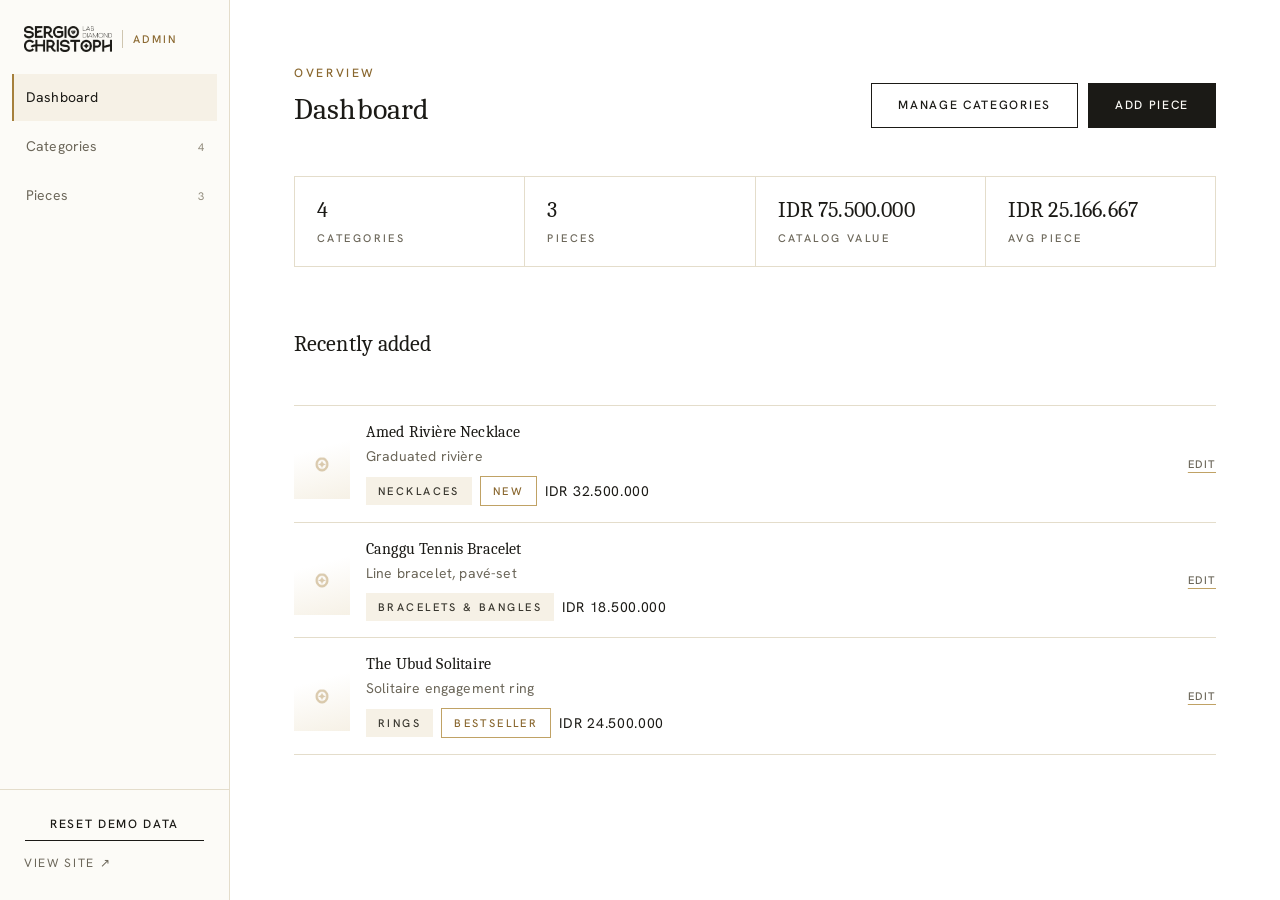
<file: admin.html>
<!DOCTYPE html>
<html lang="en">
<head>
<meta charset="utf-8">
<meta name="viewport" content="width=device-width, initial-scale=1">
<title>Sergio Christoph · Admin</title>
<!-- The full design system (tokens + components) — the same one the storefront uses. -->
<link rel="stylesheet" href="_ds/sergio-christoph-design-system-53d2bbef-909e-47e2-8ee9-5bfc6360e266/styles.css">
<style>
  /* ─────────────────────────────────────────────────────────────
     Admin shell — built on the design-system tokens (brand-matched)
     Layout: sidebar (desktop) / topbar tabs (mobile) + one view at a time
     ───────────────────────────────────────────────────────────── */
  body{background:var(--surface-page)}

  .shell{display:grid;grid-template-columns:230px minmax(0,1fr);min-height:100vh}
  @media (max-width:820px){.shell{grid-template-columns:1fr}}

  /* ── sidebar ── */
  .side{position:sticky;top:0;height:100vh;display:flex;flex-direction:column;
    background:var(--ivory-50);border-right:1px solid var(--border-hairline);padding:26px 0}
  @media (max-width:820px){.side{position:static;height:auto;border-right:0;border-bottom:1px solid var(--border-hairline);padding:0}}
  .side__brand{display:flex;align-items:center;gap:10px;padding:0 24px 22px;text-decoration:none;color:inherit}
  .side__brand img{height:26px;width:auto}
  .side__brand span{font-size:var(--fs-micro);font-weight:var(--fw-medium);letter-spacing:var(--ls-caps);
    text-transform:uppercase;color:var(--gold-600);border-left:1px solid var(--border-mid);padding-left:10px}
  @media (max-width:820px){.side__brand{padding:18px 20px 10px}}
  .side nav{display:flex;flex-direction:column;gap:2px;padding:0 12px}
  @media (max-width:820px){.side nav{flex-direction:row;overflow-x:auto;padding:0 12px 12px;gap:6px}}
  .side__link{display:flex;align-items:center;justify-content:space-between;gap:10px;padding:12px 12px;
    font-size:var(--fs-body-sm);letter-spacing:.01em;color:var(--text-muted);text-decoration:none;
    border-left:2px solid transparent;transition:color var(--dur-fast) var(--ease-luxe),border-color var(--dur-fast) var(--ease-luxe)}
  .side__link:hover{color:var(--text-heading)}
  .side__link.is-on{color:var(--text-heading);border-left-color:var(--gold-500);background:var(--ivory-100)}
  @media (max-width:820px){
    .side__link{border-left:0;border-bottom:2px solid transparent;white-space:nowrap;padding:10px 12px}
    .side__link.is-on{border-bottom-color:var(--gold-500);background:none}
  }
  .side__count{font-size:var(--fs-micro);letter-spacing:.06em;color:var(--text-faint)}
  .side__foot{margin-top:auto;padding:18px 24px 0;display:flex;flex-direction:column;gap:12px;border-top:1px solid var(--border-hairline)}
  @media (max-width:820px){.side__foot{display:none}}
  .side__foot .sc-btn{width:100%}
  .side__site{font-size:var(--fs-label);letter-spacing:var(--ls-caps-tight);text-transform:uppercase;
    color:var(--text-muted);text-decoration:none;transition:color var(--dur-fast) var(--ease-luxe)}
  .side__site:hover{color:var(--gold-600)}

  /* ── main / views ── */
  .main{padding:var(--space-2xl) var(--container-pad) var(--space-4xl);max-width:1080px;width:100%;margin-inline:auto}
  .view-head{display:flex;align-items:flex-end;justify-content:space-between;gap:16px;flex-wrap:wrap;margin-bottom:var(--space-xl)}
  .view-head h1{font-size:var(--fs-heading);margin:0}
  .view-head .sc-eyebrow{display:block;margin-bottom:8px}

  /* stat cards */
  .stats{display:grid;grid-template-columns:repeat(4,1fr);gap:1px;background:var(--border-hairline);
    border:1px solid var(--border-hairline);margin-bottom:var(--space-2xl)}
  @media (max-width:820px){.stats{grid-template-columns:1fr 1fr}}
  .stat{background:var(--surface-card);padding:22px 22px 18px}
  .stat__num{font-family:var(--font-display);font-size:var(--fs-subheading);color:var(--text-heading);line-height:1}
  .stat__lbl{display:block;margin-top:8px;font-size:var(--fs-micro);font-weight:var(--fw-medium);
    letter-spacing:var(--ls-caps);text-transform:uppercase;color:var(--text-muted)}

  /* toolbar (search / filter / sort) */
  .toolbar{display:flex;gap:14px;flex-wrap:wrap;align-items:flex-end;margin-bottom:var(--space-lg)}
  .toolbar .sc-field{min-width:0}
  .toolbar__search{flex:1 1 220px}
  .toolbar__select{flex:0 1 190px}

  /* rows */
  .rows{border-top:1px solid var(--border-hairline)}
  .row{display:grid;grid-template-columns:56px minmax(0,1fr) auto;gap:16px;align-items:center;
    padding:16px 0;border-bottom:1px solid var(--border-hairline)}
  .row--cat{grid-template-columns:minmax(0,1fr) auto auto;gap:16px}
  .thumb{width:56px;height:70px;background:linear-gradient(165deg,var(--ivory-0) 30%,var(--ivory-100));
    background-size:cover;background-position:center;position:relative;overflow:hidden}
  .thumb--empty::after{content:"";position:absolute;inset:0;display:grid;place-items:center;
    background:url('_ds/sergio-christoph-design-system-53d2bbef-909e-47e2-8ee9-5bfc6360e266/assets/mark-sparkle-gold.png') center/16px no-repeat;opacity:.4}
  .row__name{font-family:var(--font-display);font-size:var(--fs-body);color:var(--text-heading);line-height:1.3}
  .row__sub{font-size:var(--fs-body-sm);color:var(--text-muted);margin-top:2px}
  .row__meta{display:flex;flex-wrap:wrap;gap:8px;margin-top:8px;align-items:center}
  .row__price{font-size:var(--fs-body-sm);letter-spacing:.05em;color:var(--text-heading)}
  .row__acts{display:flex;gap:14px;align-items:center}
  .linkbtn{background:none;border:0;padding:0;cursor:pointer;font-size:var(--fs-micro);font-weight:var(--fw-medium);
    letter-spacing:var(--ls-caps-tight);text-transform:uppercase;color:var(--text-muted);
    transition:color var(--dur-fast) var(--ease-luxe)}
  .linkbtn:hover{color:var(--gold-600)}
  .linkbtn--danger:hover{color:var(--error)}
  .empty{padding:40px 0;font-size:var(--fs-body-sm);color:var(--text-faint)}
  .empty a,.empty button{color:var(--gold-600)}

  /* forms (add / edit pages) */
  .form-page{max-width:680px}
  .form-grid{display:grid;gap:var(--space-md);margin:var(--space-xl) 0}
  .form-grid__row{display:grid;grid-template-columns:1fr 1fr;gap:var(--space-md)}
  @media (max-width:560px){.form-grid__row{grid-template-columns:1fr}}
  .form-foot{display:flex;gap:12px;align-items:center;padding-top:var(--space-md);border-top:1px solid var(--border-hairline)}

  /* ── image slots (main + 4 complementary, per Viewing Room ratios) ── */
  .img-slots{display:grid;grid-template-columns:repeat(5,1fr);gap:12px;margin-top:4px}
  @media (max-width:640px){.img-slots{grid-template-columns:repeat(3,1fr)}}
  .img-slot{display:flex;flex-direction:column;gap:6px;min-width:0}
  .img-slot__frame{position:relative;width:100%;overflow:hidden;border:1px solid var(--border-hairline);
    background:linear-gradient(165deg,var(--ivory-0) 30%,var(--ivory-100))}
  .img-slot__frame img{position:absolute;inset:0;width:100%;height:100%;object-fit:cover;display:block}
  .img-slot--empty{cursor:pointer}
  .img-slot--empty::after{content:"";position:absolute;inset:0;display:grid;place-items:center;
    background:url('_ds/sergio-christoph-design-system-53d2bbef-909e-47e2-8ee9-5bfc6360e266/assets/mark-sparkle-gold.png') center/14px no-repeat;opacity:.35}
  .img-slot__hint{position:absolute;left:0;right:0;bottom:0;padding:4px 2px;text-align:center;
    font-size:9px;letter-spacing:.06em;text-transform:uppercase;color:var(--text-faint);background:rgba(255,255,255,.75)}
  .img-slot__req{position:absolute;top:4px;left:4px;padding:2px 6px;font-size:9px;letter-spacing:.08em;
    text-transform:uppercase;background:var(--gold-500);color:var(--ivory-0)}
  .img-slot__acts{display:flex;gap:10px;justify-content:center}
  .img-slot__lbl{display:block;text-align:center;font-size:var(--fs-micro);font-weight:var(--fw-medium);
    letter-spacing:var(--ls-caps-tight);text-transform:uppercase;color:var(--text-muted)}

  /* modal (design-system dialog + small admin overrides) */
  .sc-dialog.admin-dialog{max-width:460px;padding:40px;max-height:86vh;overflow:auto}
  .admin-dialog h2{font-size:var(--fs-subheading);margin:0 0 6px}
  .admin-dialog p{font-size:var(--fs-body-sm);color:var(--text-muted);margin:0 0 20px}

  /* ── cropper ── */
  .sc-dialog.crop-dialog{max-width:560px}
  .crop-vp{position:relative;width:100%;overflow:hidden;background:var(--ivory-100);
    touch-action:none;cursor:grab;user-select:none}
  .crop-vp:active{cursor:grabbing}
  .crop-vp img{position:absolute;left:0;top:0;max-width:none;pointer-events:none;transform-origin:0 0}
  .crop-zoom{width:100%;margin-top:16px;accent-color:var(--gold-600)}
  .crop-note{font-size:var(--fs-body-sm);color:var(--text-muted);margin:10px 0 0}

  /* ── live product preview (Add / Edit piece) — mirrors the Viewing Room gallery ── */
  .form-wrap{display:grid;grid-template-columns:minmax(0,1fr) 360px;gap:clamp(32px,4vw,64px);align-items:start}
  @media (max-width:980px){.form-wrap{grid-template-columns:1fr}}
  .form-preview{position:sticky;top:32px}
  @media (max-width:980px){.form-preview{position:static}}
  .img-slot__lbl{font-size:9px;white-space:nowrap;overflow:hidden;text-overflow:ellipsis}
  .pv-frame{position:relative;width:100%;overflow:hidden;border:1px solid var(--border-hairline);
    background:radial-gradient(120% 130% at 50% 20%,#FFFFFF 40%,var(--ivory-100) 100%)}
  .pv-frame img{position:absolute;inset:0;width:100%;height:100%;object-fit:cover;display:block}
  .pv-sparkle{position:absolute;inset:0;
    background:url('_ds/sergio-christoph-design-system-53d2bbef-909e-47e2-8ee9-5bfc6360e266/assets/mark-sparkle-gold.png') center/22px no-repeat;opacity:.3}
  .pv-grid{display:grid;grid-template-columns:1fr 1fr;gap:clamp(12px,1.6vw,20px);margin-top:clamp(12px,1.6vw,20px)}
  .pv-stagger{margin-top:clamp(18px,3vw,40px)}
  .pv-info{margin-bottom:18px}
  .pv-name{font-family:var(--font-display);font-size:var(--fs-lede);line-height:1.3;color:var(--text-heading)}
  .pv-sub{font-size:var(--fs-body-sm);color:var(--text-muted);margin-top:4px}
  .pv-meta{display:flex;flex-wrap:wrap;gap:8px;margin-top:10px}
  .pv-price{font-size:var(--fs-body-sm);letter-spacing:.05em;color:var(--text-heading);margin-top:10px}

  /* toast (with undo) */
  .sc-toast{position:fixed;left:50%;bottom:28px;transform:translateX(-50%) translateY(20px);opacity:0;
    background:var(--ink-900);color:var(--ivory-50);font-size:var(--fs-body-sm);letter-spacing:.02em;
    padding:12px 22px;z-index:120;display:flex;gap:18px;align-items:center;
    transition:opacity var(--dur-base) var(--ease-luxe),transform var(--dur-base) var(--ease-luxe);pointer-events:none}
  .sc-toast.is-on{opacity:1;transform:translateX(-50%) translateY(0);pointer-events:auto}
  .sc-toast__undo{background:none;border:0;color:var(--gold-300);cursor:pointer;font:inherit;
    letter-spacing:var(--ls-caps-tight);text-transform:uppercase;font-size:var(--fs-micro);padding:0}
  .sc-toast__undo:hover{color:var(--gold-200)}

/* ── Mobile refinements ─────────────────────────────────────────────── */
/* sidebar footer (reset / view site) must stay reachable on phones */
@media (max-width:820px){
  .main{padding-top:var(--space-xl)}
  .side__foot{display:flex;flex-direction:row;flex-wrap:wrap;gap:10px 18px;align-items:center;
    margin-top:0;padding:14px 20px;border-top:1px solid var(--border-hairline)}
  .side__foot .sc-btn{width:auto}
}
/* rows: let actions wrap to their own line instead of crushing the title */
@media (max-width:640px){
  .row{grid-template-columns:56px minmax(0,1fr)}
  .row__acts{grid-column:1 / -1;justify-content:flex-start;flex-wrap:wrap;gap:12px;padding-top:2px}
  .row--cat{grid-template-columns:minmax(0,1fr) auto}
  .row--cat > .sc-badge{display:none}   /* count already in the subtitle */
}
/* toolbar: search full width, filters side by side */
@media (max-width:560px){
  .toolbar .sc-field{flex:1 1 100%}
  .toolbar__select{flex:1 1 calc(50% - 7px)}
  .sc-dialog.admin-dialog{padding:26px 20px}
}
/* stat cards: long IDR values must not overflow on narrow phones */
@media (max-width:480px){
  .stats{grid-template-columns:1fr 1fr}
  .stat{padding:16px 14px 14px}
  .stat__num{font-size:clamp(1rem,4.2vw,1.25rem);overflow-wrap:anywhere}
}
/* toast: never overflow the viewport */
.sc-toast{max-width:calc(100vw - 32px);text-align:center;flex-wrap:wrap}
</style>
</head>
<body>
<div class="shell">

  <!-- ══════════ Sidebar (top tabs on mobile) ══════════ -->
  <aside class="side">
    <a class="side__brand" href="#/dashboard">
      <img src="_ds/sergio-christoph-design-system-53d2bbef-909e-47e2-8ee9-5bfc6360e266/assets/logo-black.png" alt="SERGIO CHRISTOPH">
      <span>Admin</span>
    </a>
    <nav aria-label="Admin">
      <a class="side__link" href="#/dashboard" data-nav="dashboard">Dashboard</a>
      <a class="side__link" href="#/categories" data-nav="categories">Categories <span class="side__count" id="count-cat"></span></a>
      <a class="side__link" href="#/items" data-nav="items">Pieces <span class="side__count" id="count-item"></span></a>
    </nav>
    <div class="side__foot">
      <button class="sc-btn sc-btn--ghost sc-btn--sm" id="btn-reset" type="button">Reset demo data</button>
      <a class="side__site" href="index.html">View site ↗</a>
    </div>
  </aside>

  <!-- ══════════ One view at a time, rendered by the router ══════════ -->
  <main class="main" id="view" aria-live="polite"></main>
</div>

<div id="modal-root"></div>
<div class="sc-toast" id="toast" role="status"></div>

<script>
/* ══════════════════════════ Store (localStorage only — no backend, no real data) ══════════════════════════ */
const STORE = "sc_admin_catalog_v1";
const uid = () => Math.random().toString(36).slice(2, 9);
const seed = () => ({
  categories: ["Rings", "Earrings", "Necklaces", "Bracelets & Bangles"],
  items: [
    { id: uid(), name: "The Ubud Solitaire", category: "Rings", price: 24500000, metal: "Platinum", carat: "1.2ct round brilliant", caption: "Solitaire engagement ring", badge: "Bestseller", createdAt: Date.now() - 864e5 * 3, images: [null, null, null, null, null] },
    { id: uid(), name: "Canggu Tennis Bracelet", category: "Bracelets & Bangles", price: 18500000, metal: "White gold", carat: "3.6ct total", caption: "Line bracelet, pavé-set", badge: "", createdAt: Date.now() - 864e5 * 2, images: [null, null, null, null, null] },
    { id: uid(), name: "Amed Rivière Necklace", category: "Necklaces", price: 32500000, metal: "Yellow gold", carat: "2.4ct", caption: "Graduated rivière", badge: "New", createdAt: Date.now() - 864e5, images: [null, null, null, null, null] },
  ],
});
function load() {
  let s = null;
  try { s = JSON.parse(localStorage.getItem(STORE)); } catch (e) {}
  if (!s || !Array.isArray(s.categories) || !Array.isArray(s.items)) { s = seed(); }
  s.items.forEach((it, i) => {
    if (!it.createdAt) it.createdAt = Date.now() - 864e5 * (s.items.length - i);
    // migrate the old single `image` field into the 5-slot images array
    if (!Array.isArray(it.images)) it.images = [it.image || null, null, null, null, null];
    while (it.images.length < 5) it.images.push(null);
    delete it.image;
  });
  return s;
}
const state = load();
function save() {
  try { localStorage.setItem(STORE, JSON.stringify(state)); }
  catch (e) { toast("Browser storage is full — try smaller or fewer photos"); }
}
save();

/* ══════════════════════════ Image slots — mirror of the Viewing Room gallery ══════════════════════════
   Slot 0 is the MAIN image (required). Slots 1–4 are the complementary gallery images.
   Each slot is cropped to the exact ratio the product page uses, so uploads always fit. */
const SLOTS = [
  { label: "Main image",      note: "5:4", ratio: 5 / 4, tw: 900, th: 720 },
  { label: "Complementary 1", note: "4:5", ratio: 4 / 5, tw: 640, th: 800 },
  { label: "Complementary 2", note: "3:4", ratio: 3 / 4, tw: 600, th: 800 },
  { label: "Complementary 3", note: "3:4", ratio: 3 / 4, tw: 600, th: 800 },
  { label: "Complementary 4", note: "4:5", ratio: 4 / 5, tw: 640, th: 800 },
];
let formImages = [null, null, null, null, null];
let cropTargetSlot = 0;

/* ══════════════════════════ Helpers ══════════════════════════ */
const $ = (id) => document.getElementById(id);
const esc = (s) => String(s == null ? "" : s).replace(/[&<>"']/g, (c) => ({ "&": "&amp;", "<": "&lt;", ">": "&gt;", '"': "&quot;", "'": "&#39;" }[c]));
const idr = (n) => "IDR " + Number(n || 0).toLocaleString("id-ID");
const findItem = (id) => state.items.find((it) => it.id === id);
const catCount = (c) => state.items.filter((it) => it.category === c).length;
const mainSrc = (it) => (it.images && it.images[0]) || "";
const thumb = (it) => {
  const src = mainSrc(it);
  return src ? `<div class="thumb" style="background-image:url('${src}')"></div>` : `<div class="thumb thumb--empty"></div>`;
};
const badgeHTML = (b) => b ? `<span class="sc-badge sc-badge--outline">${esc(b)}</span>` : "";

/* ══════════════════════════ Toast (with optional Undo) ══════════════════════════ */
let toastT, undoFn = null;
function toast(msg, onUndo) {
  const t = $("toast");
  undoFn = onUndo || null;
  t.innerHTML = `<span>${esc(msg)}</span>` + (onUndo ? `<button class="sc-toast__undo" id="toast-undo" type="button">Undo</button>` : "");
  t.classList.add("is-on");
  clearTimeout(toastT);
  toastT = setTimeout(() => t.classList.remove("is-on"), onUndo ? 6000 : 2400);
}
document.addEventListener("click", (e) => {
  if (e.target.id === "toast-undo" && undoFn) { undoFn(); undoFn = null; $("toast").classList.remove("is-on"); }
});

/* ══════════════════════════ Router ══════════════════════════ */
function route() {
  const hash = location.hash || "#/dashboard";
  const parts = hash.replace(/^#\//, "").split("/");

  const nav = parts[0] || "dashboard";
  document.querySelectorAll(".side__link").forEach((a) => a.classList.toggle("is-on", a.dataset.nav === nav));

  $("count-cat").textContent = state.categories.length;
  $("count-item").textContent = state.items.length;

  const view = $("view");
  if (parts[0] === "categories") view.innerHTML = viewCategories();
  else if (parts[0] === "items" && parts[1] === "new") view.innerHTML = viewItemForm(null, false);
  else if (parts[0] === "items" && parts[1] === "edit") view.innerHTML = viewItemForm(findItem(parts[2] || ""), true);
  else if (parts[0] === "items") view.innerHTML = viewItems();
  else view.innerHTML = viewDashboard();

  bindView();
  window.scrollTo(0, 0);
}
window.addEventListener("hashchange", route);

/* ══════════════════════════ View: Dashboard ══════════════════════════ */
function viewDashboard() {
  const total = state.items.reduce((s, it) => s + Number(it.price || 0), 0);
  const avg = state.items.length ? Math.round(total / state.items.length) : 0;
  const recent = [...state.items].sort((a, b) => b.createdAt - a.createdAt).slice(0, 5);
  return `
  <div class="view-head">
    <div><span class="sc-eyebrow">Overview</span><h1>Dashboard</h1></div>
    <div style="display:flex;gap:10px">
      <a class="sc-btn sc-btn--outline sc-btn--sm" href="#/categories">Manage categories</a>
      <a class="sc-btn sc-btn--primary sc-btn--sm" href="#/items/new">Add piece</a>
    </div>
  </div>
  <div class="stats">
    <div class="stat"><div class="stat__num">${state.categories.length}</div><span class="stat__lbl">Categories</span></div>
    <div class="stat"><div class="stat__num">${state.items.length}</div><span class="stat__lbl">Pieces</span></div>
    <div class="stat"><div class="stat__num">${idr(total)}</div><span class="stat__lbl">Catalog value</span></div>
    <div class="stat"><div class="stat__num">${idr(avg)}</div><span class="stat__lbl">Avg piece</span></div>
  </div>
  <div class="view-head" style="margin-top:8px"><h1 style="font-size:var(--fs-subheading)">Recently added</h1></div>
  ${recent.length ? `<div class="rows">${recent.map((it) => `
    <div class="row">
      ${thumb(it)}
      <div>
        <div class="row__name">${esc(it.name)}</div>
        <div class="row__sub">${esc(it.caption || it.carat || "")}</div>
        <div class="row__meta"><span class="sc-badge sc-badge--cream">${esc(it.category || "No category")}</span>${badgeHTML(it.badge)}
          <span class="row__price">${idr(it.price)}</span></div>
      </div>
      <div class="row__acts"><a class="linkbtn" href="#/items/edit/${it.id}">Edit</a></div>
    </div>`).join("")}</div>`
  : `<div class="empty">No pieces yet — <a href="#/items/new">add the first one</a>.</div>`}`;
}

/* ══════════════════════════ View: Categories ══════════════════════════ */
function viewCategories() {
  return `
  <div class="view-head">
    <div><span class="sc-eyebrow">Catalog</span><h1>Categories</h1></div>
    <button class="sc-btn sc-btn--primary sc-btn--sm" data-action="new-cat" type="button">Add category</button>
  </div>
  ${state.categories.length ? `<div class="rows">${state.categories.map((c) => `
    <div class="row row--cat">
      <div>
        <div class="row__name">${esc(c)}</div>
        <div class="row__sub">${catCount(c)} piece${catCount(c) === 1 ? "" : "s"}</div>
      </div>
      <span class="sc-badge sc-badge--cream">${catCount(c)}</span>
      <div class="row__acts">
        <button class="linkbtn" data-action="rename-cat" data-cat="${esc(c)}" type="button">Rename</button>
        <button class="linkbtn linkbtn--danger" data-action="del-cat" data-cat="${esc(c)}" type="button">Delete</button>
      </div>
    </div>`).join("")}</div>`
  : `<div class="empty">No categories yet — <button class="linkbtn" data-action="new-cat" type="button">create one</button>.</div>`}`;
}

/* ══════════════════════════ View: Pieces (list + toolbar) ══════════════════════════ */
const ui = { q: "", cat: "All", sort: "Newest" };
function viewItems() {
  // if the filtered category was deleted, fall back to All instead of showing an empty list
  if (ui.cat !== "All" && !state.categories.includes(ui.cat)) ui.cat = "All";
  let list = state.items.filter((it) =>
    (ui.cat === "All" || it.category === ui.cat) &&
    (!ui.q || it.name.toLowerCase().includes(ui.q.toLowerCase()) || String(it.caption || "").toLowerCase().includes(ui.q.toLowerCase())));
  if (ui.sort === "Name A–Z") list = [...list].sort((a, b) => a.name.localeCompare(b.name));
  else if (ui.sort === "Price ↑") list = [...list].sort((a, b) => a.price - b.price);
  else if (ui.sort === "Price ↓") list = [...list].sort((a, b) => b.price - a.price);
  else list = [...list].sort((a, b) => b.createdAt - a.createdAt);

  const catOpts = ['<option value="All">All categories</option>']
    .concat(state.categories.map((c) => `<option${ui.cat === c ? " selected" : ""}>${esc(c)}</option>`)).join("");

  return `
  <div class="view-head">
    <div><span class="sc-eyebrow">Catalog</span><h1>Pieces</h1></div>
    <a class="sc-btn sc-btn--primary sc-btn--sm" href="#/items/new">Add piece</a>
  </div>
  <div class="toolbar">
    <div class="sc-field toolbar__search">
      <label class="sc-field__label" for="f-q">Search</label>
      <input class="sc-input" id="f-q" placeholder="Search name or caption…" value="${esc(ui.q)}">
    </div>
    <div class="sc-field toolbar__select">
      <label class="sc-field__label" for="f-cat">Category</label>
      <select class="sc-input sc-select" id="f-cat">${catOpts}</select>
    </div>
    <div class="sc-field toolbar__select">
      <label class="sc-field__label" for="f-sort">Sort</label>
      <select class="sc-input sc-select" id="f-sort">
        ${["Newest", "Name A–Z", "Price ↑", "Price ↓"].map((s) => `<option${ui.sort === s ? " selected" : ""}>${s}</option>`).join("")}
      </select>
    </div>
  </div>
  ${list.length ? `<div class="rows">${list.map((it) => `
    <div class="row">
      ${thumb(it)}
      <div>
        <div class="row__name">${esc(it.name)}</div>
        <div class="row__sub">${esc(it.caption || it.carat || "")}</div>
        <div class="row__meta">
          <span class="sc-badge sc-badge--cream">${esc(it.category || "No category")}</span>
          ${it.metal ? `<span class="sc-badge sc-badge--cream">${esc(it.metal)}</span>` : ""}${badgeHTML(it.badge)}
          <span class="row__price">${idr(it.price)}</span>
        </div>
      </div>
      <div class="row__acts">
        <a class="linkbtn" href="#/items/edit/${it.id}">Edit</a>
        <button class="linkbtn" data-action="dup-item" data-id="${it.id}" type="button">Duplicate</button>
        <button class="linkbtn linkbtn--danger" data-action="del-item" data-id="${it.id}" type="button">Delete</button>
      </div>
    </div>`).join("")}</div>`
  : `<div class="empty">${ui.q || ui.cat !== "All" ? "No pieces match — try clearing the search or filter." : `No pieces yet — <a href="#/items/new">add the first one</a>.`}</div>`}`;
}

/* ══════════════════════════ Image slots UI ══════════════════════════ */
function slotHTML(i) {
  const S = SLOTS[i], src = formImages[i];
  return `
  <div class="img-slot">
    <div class="img-slot__frame${src ? "" : " img-slot--empty"}" style="aspect-ratio:${S.ratio}" ${src ? "" : `data-img-add="${i}" title="Upload"`}>
      ${src ? `<img src="${src}" alt="${S.label}">` : ""}
      ${i === 0 ? `<span class="img-slot__req">Required</span>` : ""}
      ${src ? "" : `<span class="img-slot__hint">${S.note}</span>`}
    </div>
    <div class="img-slot__acts">
      <button type="button" class="linkbtn" data-img-add="${i}">${src ? "Replace" : "Upload"}</button>
      ${src ? `<button type="button" class="linkbtn linkbtn--danger" data-img-remove="${i}">Remove</button>` : ""}
    </div>
    <span class="img-slot__lbl">${S.label}</span>
  </div>`;
}
function renderSlots() { const el = $("img-slots"); if (el) el.innerHTML = SLOTS.map((_, i) => slotHTML(i)).join(""); renderPreview(); }

/* live preview of the product gallery (same layout the Viewing Room uses) */
function renderPreview() {
  const box = $("piece-preview");
  if (!box) return;
  const val = (id) => { const el = $(id); return el ? el.value : ""; };
  const name = val("it-name").trim() || "Untitled piece";
  const caption = val("it-caption").trim() || val("it-carat").trim();
  const badge = val("it-badge"), metal = val("it-metal"), cat = val("it-cat");
  const frame = (i, extra) => {
    const src = formImages[i];
    return `<div class="pv-frame${extra ? " " + extra : ""}" style="aspect-ratio:${SLOTS[i].ratio}">${src ? `<img src="${src}" alt="">` : `<span class="pv-sparkle"></span>`}</div>`;
  };
  box.innerHTML = `
    <div class="pv-info">
      <div class="pv-name">${esc(name)}</div>
      ${caption ? `<div class="pv-sub">${esc(caption)}</div>` : ""}
      <div class="pv-meta">
        ${cat ? `<span class="sc-badge sc-badge--cream">${esc(cat)}</span>` : ""}
        ${metal ? `<span class="sc-badge sc-badge--cream">${esc(metal)}</span>` : ""}
        ${badge ? `<span class="sc-badge sc-badge--outline">${esc(badge)}</span>` : ""}
      </div>
      <div class="pv-price">${idr(Number(val("it-price") || 0))}</div>
    </div>
    ${frame(0)}
    <div class="pv-grid">${frame(1, "pv-stagger")}${frame(2)}${frame(3, "pv-stagger")}${frame(4)}</div>`;
}

/* ══════════════════════════ View: Add / Edit piece ══════════════════════════ */
function viewItemForm(it, isEdit) {
  if (isEdit && !it) {
    return `<div class="view-head"><div><h1>Edit piece</h1></div></div>
    <div class="empty">That piece no longer exists. <a href="#/items">Back to pieces</a>.</div>`;
  }
  if (!isEdit && !state.categories.length) {
    return `<div class="view-head"><div><span class="sc-eyebrow">Catalog</span><h1>Add piece</h1></div></div>
    <div class="empty">You need a category first — <a href="#/categories">create one</a>.</div>`;
  }
  formImages = it && Array.isArray(it.images) ? it.images.slice(0, 5) : [];
  while (formImages.length < 5) formImages.push(null);

  const v = (k) => esc(it ? it[k] : "");
  return `
  <div class="view-head">
    <div><span class="sc-eyebrow">Catalog</span><h1>${isEdit ? "Edit piece" : "Add piece"}</h1></div>
    ${isEdit ? `<button class="linkbtn linkbtn--danger" data-action="del-item" data-id="${it.id}" type="button">Delete this piece</button>` : ""}
  </div>
  <div class="form-wrap">
  <form class="form-page" id="item-form" autocomplete="off"${it ? ` data-edit-id="${it.id}"` : ""}>
    <div class="form-grid">
      <div class="sc-field">
        <label class="sc-field__label" for="it-name">Item name</label>
        <input class="sc-input" id="it-name" name="name" placeholder="e.g. The Ubud Solitaire" value="${v("name")}" required>
      </div>
      <div class="form-grid__row">
        <div class="sc-field">
          <label class="sc-field__label" for="it-cat">Category</label>
          <select class="sc-input sc-select" id="it-cat" name="category">
            ${state.categories.map((c) => `<option${it && it.category === c ? " selected" : ""}>${esc(c)}</option>`).join("")}
          </select>
        </div>
        <div class="sc-field">
          <label class="sc-field__label" for="it-price">Price (IDR)</label>
          <input class="sc-input" id="it-price" name="price" type="number" min="0" step="100000" placeholder="24500000" value="${v("price")}" required>
        </div>
      </div>
      <div class="form-grid__row">
        <div class="sc-field">
          <label class="sc-field__label" for="it-metal">Metal</label>
          <select class="sc-input sc-select" id="it-metal" name="metal">
            ${["White gold", "Yellow gold", "Rose gold", "Platinum"].map((m) => `<option${it && it.metal === m ? " selected" : ""}>${m}</option>`).join("")}
          </select>
        </div>
        <div class="sc-field">
          <label class="sc-field__label" for="it-badge">Badge</label>
          <select class="sc-input sc-select" id="it-badge" name="badge">
            <option value="">— None —</option>
            ${["New", "Bestseller", "Limited"].map((b) => `<option value="${b}"${it && it.badge === b ? " selected" : ""}>${b}</option>`).join("")}
          </select>
        </div>
      </div>
      <div class="form-grid__row">
        <div class="sc-field">
          <label class="sc-field__label" for="it-carat">Stone / carat</label>
          <input class="sc-input" id="it-carat" name="carat" placeholder="1.2ct round brilliant" value="${v("carat")}">
        </div>
        <div class="sc-field">
          <label class="sc-field__label" for="it-caption">Caption</label>
          <input class="sc-input" id="it-caption" name="caption" placeholder="Solitaire engagement ring" value="${v("caption")}">
        </div>
      </div>
      <div class="sc-field">
        <label class="sc-field__label">Photos — main + up to 4 complementary</label>
        <div class="img-slots" id="img-slots">${SLOTS.map((_, i) => slotHTML(i)).join("")}</div>
        <span class="sc-field__hint">Each photo is cropped to the exact ratio its slot uses on the product page. Stored in this browser only.</span>
      </div>
    </div>
    <div class="form-foot">
      <button type="submit" class="sc-btn sc-btn--primary">${isEdit ? "Save changes" : "Add piece"}</button>
      <a class="sc-btn sc-btn--ghost" href="#/items">Cancel</a>
    </div>
  </form>
  <aside class="form-preview">
    <span class="sc-eyebrow" style="display:block;margin-bottom:14px">Preview · product gallery</span>
    <div id="piece-preview"></div>
    <span class="sc-field__hint" style="display:block;margin-top:16px">Updates live as you type and upload.</span>
  </aside>
  </div>`;
}

/* ══════════════════════════ Modals (design-system dialog) ══════════════════════════ */
function openModal(html) { $("modal-root").innerHTML = `
  <div class="sc-dialog-scrim" id="modal-scrim">
    <div class="sc-dialog admin-dialog" role="dialog" aria-modal="true">${html}</div>
  </div>`;
  const scrim = $("modal-scrim");
  scrim.addEventListener("click", (e) => { if (e.target === scrim) closeModal(); });
}
const closeModal = () => { $("modal-root").innerHTML = ""; };

function promptCategory(title, initial, onSubmit) {
  openModal(`
    <h2>${esc(title)}</h2>
    <p>Categories group pieces in the shop.</p>
    <form id="modal-form">
      <div class="sc-field">
        <label class="sc-field__label" for="modal-input">Category name</label>
        <input class="sc-input" id="modal-input" value="${esc(initial || "")}" required>
      </div>
      <div style="display:flex;gap:12px;margin-top:22px">
        <button type="submit" class="sc-btn sc-btn--primary sc-btn--sm">Save</button>
        <button type="button" class="sc-btn sc-btn--ghost sc-btn--sm" id="modal-cancel">Cancel</button>
      </div>
    </form>`);
  $("modal-cancel").addEventListener("click", closeModal);
  $("modal-form").addEventListener("submit", (e) => {
    e.preventDefault();
    const name = $("modal-input").value.trim();
    if (name) { onSubmit(name); closeModal(); }
  });
}

/* ══════════════════════════ Cropper — drag to position, slider to zoom, canvas export ══════════════════════════ */
function openCropper(slot, src) {
  const S = SLOTS[slot];
  openModal(`
    <h2>Crop · ${S.label}</h2>
    <p>Drag the photo to position it, zoom with the slider. It will be saved at ${slot === 0 ? "the hero" : "a gallery"} ratio of ${S.note}.</p>
    <div class="crop-vp" id="crop-vp" style="aspect-ratio:${S.ratio}"><img id="crop-img" src="${src}" alt=""></div>
    <input type="range" id="crop-zoom" class="crop-zoom" min="0" max="100" value="0" aria-label="Zoom">
    <div style="display:flex;gap:12px;margin-top:18px">
      <button type="button" class="sc-btn sc-btn--primary sc-btn--sm" id="crop-use">Use photo</button>
      <button type="button" class="sc-btn sc-btn--ghost sc-btn--sm" id="crop-cancel">Cancel</button>
    </div>`);

  const vp = $("crop-vp"), img = $("crop-img"), zoom = $("crop-zoom");
  let c = { s: 1, tx: 0, ty: 0 }, cover = 1;

  const apply = () => { img.style.transform = `translate(${c.tx}px,${c.ty}px) scale(${c.s})`; };
  const clamp = () => {
    const vw = vp.clientWidth, vh = vp.clientHeight;
    const w = img.naturalWidth * c.s, h = img.naturalHeight * c.s;
    c.tx = Math.min(0, Math.max(vw - w, c.tx));
    c.ty = Math.min(0, Math.max(vh - h, c.ty));
  };
  const init = () => {
    const vw = vp.clientWidth, vh = vp.clientHeight;
    cover = Math.max(vw / img.naturalWidth, vh / img.naturalHeight);
    c.s = cover;
    c.tx = (vw - img.naturalWidth * c.s) / 2;
    c.ty = (vh - img.naturalHeight * c.s) / 2;
    clamp(); apply();
  };

  zoom.addEventListener("input", () => {
    const vw = vp.clientWidth, vh = vp.clientHeight;
    const cx = (vw / 2 - c.tx) / c.s, cy = (vh / 2 - c.ty) / c.s;   // image point under viewport centre
    c.s = cover * (1 + 2.5 * (zoom.value / 100));                    // cover → 2.5×
    c.tx = vw / 2 - cx * c.s; c.ty = vh / 2 - cy * c.s;
    clamp(); apply();
  });

  let drag = null;
  vp.addEventListener("pointerdown", (e) => { drag = { x: e.clientX, y: e.clientY, tx: c.tx, ty: c.ty }; vp.setPointerCapture(e.pointerId); });
  vp.addEventListener("pointermove", (e) => { if (!drag) return; c.tx = drag.tx + (e.clientX - drag.x); c.ty = drag.ty + (e.clientY - drag.y); clamp(); apply(); });
  vp.addEventListener("pointerup", () => drag = null);
  vp.addEventListener("pointercancel", () => drag = null);

  if (img.complete && img.naturalWidth) init(); else img.onload = init;

  $("crop-cancel").addEventListener("click", closeModal);
  $("crop-use").addEventListener("click", () => {
    const vw = vp.clientWidth, vh = vp.clientHeight;
    const sx = -c.tx / c.s, sy = -c.ty / c.s, sw = vw / c.s, sh = vh / c.s;
    const cv = document.createElement("canvas");
    cv.width = S.tw; cv.height = S.th;
    cv.getContext("2d").drawImage(img, sx, sy, sw, sh, 0, 0, S.tw, S.th);
    formImages[slot] = cv.toDataURL("image/jpeg", 0.8);
    renderSlots();
    closeModal();
    toast(S.label + " photo set");
  });
}

/* hidden shared file input */
const fileIn = document.createElement("input");
fileIn.type = "file"; fileIn.accept = "image/*"; fileIn.style.display = "none";
document.body.appendChild(fileIn);
fileIn.addEventListener("change", () => {
  const f = fileIn.files && fileIn.files[0];
  if (!f) return;
  const r = new FileReader();
  r.onload = () => openCropper(cropTargetSlot, r.result);
  r.readAsDataURL(f);
});

/* ══════════════════════════ Per-view event binding ══════════════════════════ */
function bindView() {
  const q = $("f-q");
  if (q) q.addEventListener("input", (e) => { ui.q = e.target.value; refreshListOnly(); });
  const cat = $("f-cat");
  if (cat) cat.addEventListener("change", (e) => { ui.cat = e.target.value; route(); });
  const sort = $("f-sort");
  if (sort) sort.addEventListener("change", (e) => { ui.sort = e.target.value; route(); });

  const form = $("item-form");
  if (form) {
    form.addEventListener("submit", (e) => {
      e.preventDefault();
      if (!formImages[0]) {
        toast("A main photo is required");
        const slots = $("img-slots");
        if (slots) slots.scrollIntoView({ behavior: "smooth", block: "center" });
        return;
      }
      const f = new FormData(form);
      const data = {
        name: (f.get("name") || "").trim(),
        category: f.get("category"),
        price: Number(f.get("price") || 0),
        metal: f.get("metal"),
        carat: (f.get("carat") || "").trim(),
        caption: (f.get("caption") || "").trim(),
        badge: f.get("badge") || "",
        images: formImages.slice(),
      };
      const editing = form.dataset.editId;
      if (editing) {
        const it = findItem(editing);
        if (it) Object.assign(it, data);
        toast("Changes saved · " + data.name);
      } else {
        state.items.push({ id: uid(), createdAt: Date.now(), ...data });
        toast("Piece added · " + data.name);
      }
      save();
      location.hash = "#/items";
    });
    /* live preview — refresh on every field change */
    ["it-name", "it-caption", "it-price", "it-carat"].forEach((id) => { const el = $(id); if (el) el.addEventListener("input", renderPreview); });
    ["it-cat", "it-metal", "it-badge"].forEach((id) => { const el = $(id); if (el) el.addEventListener("change", renderPreview); });
    renderPreview();
  }
}

/* Re-render only the list (keeps focus in the search box while typing) */
function refreshListOnly() {
  const scroll = window.scrollY;
  const active = document.activeElement && document.activeElement.id;
  $("view").innerHTML = viewItems();
  bindView();
  if (active) { const el = $(active); if (el) { el.focus(); try { el.setSelectionRange(el.value.length, el.value.length); } catch (e) {} } }
  window.scrollTo(0, scroll);
}

/* ══════════════════════════ Global actions (event delegation) ══════════════════════════ */
document.addEventListener("click", (e) => {
  /* image slots */
  const add = e.target.closest("[data-img-add]");
  if (add) { cropTargetSlot = Number(add.dataset.imgAdd); fileIn.value = ""; fileIn.click(); return; }
  const rm = e.target.closest("[data-img-remove]");
  if (rm) { formImages[Number(rm.dataset.imgRemove)] = null; renderSlots(); return; }

  const btn = e.target.closest("[data-action]");
  if (!btn) return;
  const act = btn.dataset.action;

  if (act === "new-cat") {
    promptCategory("Add category", "", (name) => {
      if (state.categories.some((c) => c.toLowerCase() === name.toLowerCase())) { toast("That category already exists"); return; }
      state.categories.push(name); save(); route();
      toast("Category added · " + name);
    });

  } else if (act === "rename-cat") {
    const old = btn.dataset.cat;
    promptCategory("Rename category", old, (name) => {
      const i = state.categories.indexOf(old);
      if (i === -1) return;
      state.categories[i] = name;
      state.items.forEach((it) => { if (it.category === old) it.category = name; });  // rename propagates
      save(); route();
      toast("Renamed · " + old + " → " + name);
    });

  } else if (act === "del-cat") {
    const c = btn.dataset.cat;
    const idx = state.categories.indexOf(c);
    const affected = state.items.filter((it) => it.category === c);
    if (idx === -1) return;
    state.categories.splice(idx, 1);
    affected.forEach((it) => { it.category = ""; });
    const snapshot = { cat: c, idx, affected: affected.map((it) => it.id) };
    save(); route();
    toast(`Deleted “${c}”${affected.length ? " · " + affected.length + " piece(s) uncategorised" : ""}`, () => {
      state.categories.splice(snapshot.idx, 0, snapshot.cat);
      snapshot.affected.forEach((id) => { const it = findItem(id); if (it) it.category = snapshot.cat; });
      save(); route();
    });

  } else if (act === "dup-item") {
    const it = findItem(btn.dataset.id);
    if (!it) return;
    const copy = { ...it, id: uid(), images: (it.images || []).slice(), name: it.name + " (copy)", createdAt: Date.now() };
    state.items.push(copy); save(); route();
    toast("Duplicated · " + copy.name);

  } else if (act === "del-item") {
    const id = btn.dataset.id;
    const idx = state.items.findIndex((x) => x.id === id);
    if (idx === -1) return;
    const removed = state.items[idx];
    state.items.splice(idx, 1); save();
    if (location.hash.startsWith("#/items/edit")) location.hash = "#/items"; else route();
    toast("Deleted · " + removed.name, () => {
      state.items.splice(idx, 0, removed); save(); route();
    });
  }
});

/* ══════════════════════════ Sidebar footer actions ══════════════════════════ */
$("btn-reset").addEventListener("click", () => {
  openModal(`
    <h2>Reset demo data?</h2>
    <p>This clears every change you made in this browser and restores the sample catalog.</p>
    <div style="display:flex;gap:12px;margin-top:22px">
      <button type="button" class="sc-btn sc-btn--primary sc-btn--sm" id="reset-yes">Reset</button>
      <button type="button" class="sc-btn sc-btn--ghost sc-btn--sm" id="reset-no">Cancel</button>
    </div>`);
  $("reset-no").addEventListener("click", closeModal);
  $("reset-yes").addEventListener("click", () => {
    const fresh = seed();
    state.categories = fresh.categories;
    state.items = fresh.items;
    save(); closeModal(); route();
    toast("Demo data restored");
  });
});

/* go */
route();
</script>
</body>
</html>
</file>
<file: _ds/sergio-christoph-design-system-53d2bbef-909e-47e2-8ee9-5bfc6360e266/styles.css>
@import './tokens/fonts.css';
@import './tokens/colors.css';
@import './tokens/typography.css';
@import './tokens/spacing.css';
@import './tokens/effects.css';
@import './tokens/base.css';
@import './components/components.css';
</file>
